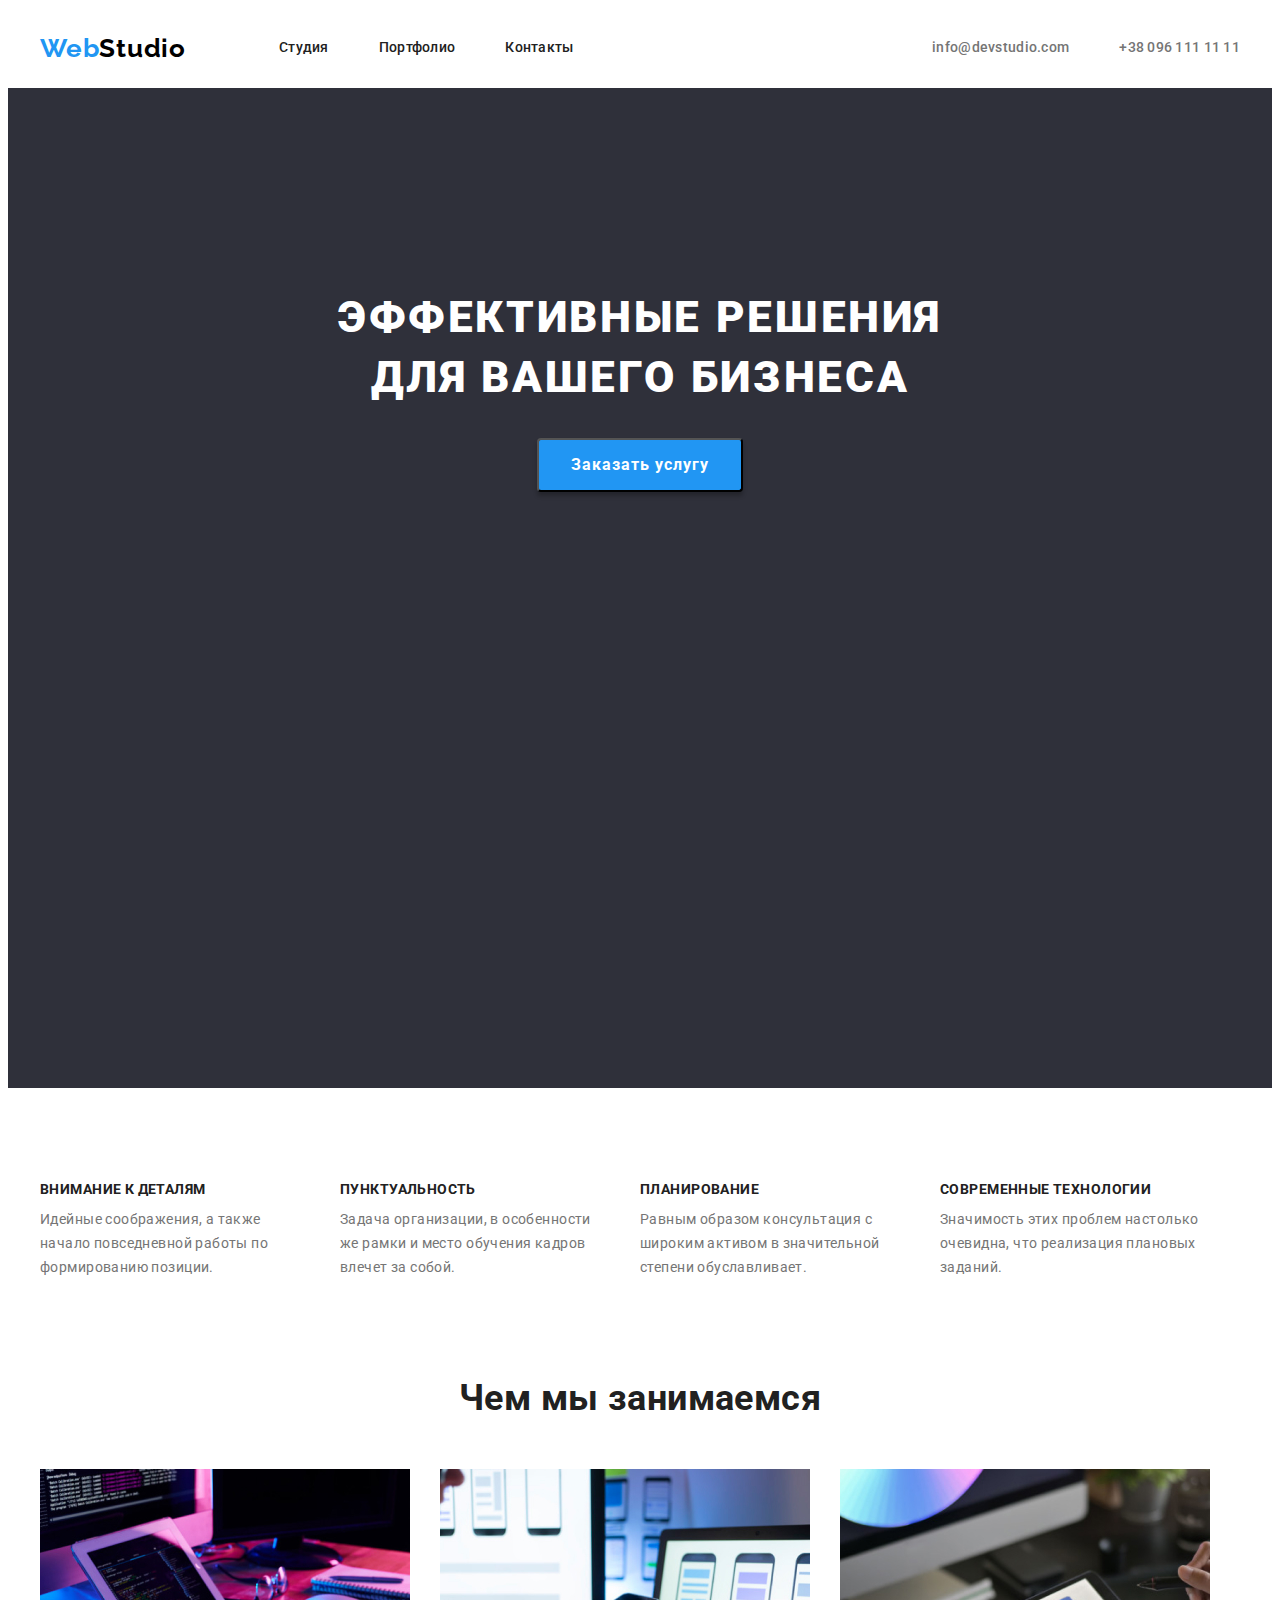
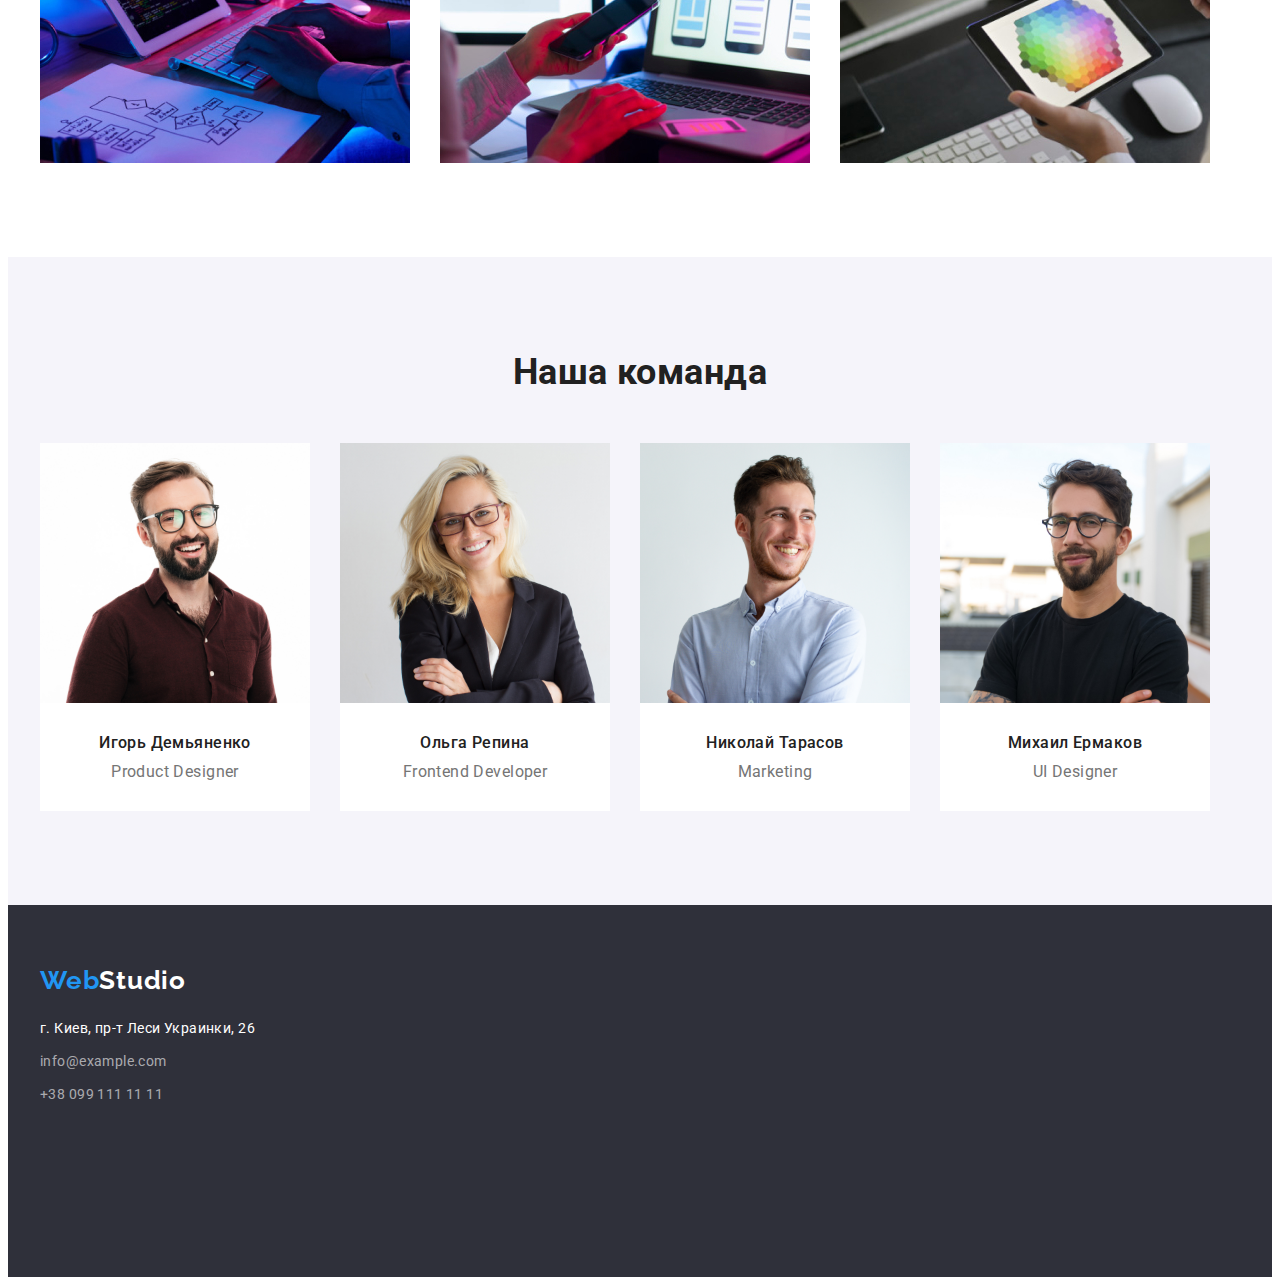
<file: index.html>
<!DOCTYPE html>
<html lang="ru">
  <head>
    <meta charset="UTF-8" />
    <meta http-equiv="X-UA-Compatible" content="IE=edge" />
    <meta name="viewport" content="width=device-width, initial-scale=1.0" />
    <title>Студия</title>
    <link rel="preconnect" href="https://fonts.googleapis.com" />
    <link rel="preconnect" href="https://fonts.gstatic.com" crossorigin />
    <link
      href="https://fonts.googleapis.com/css2?family=Raleway:wght@700&family=Roboto:wght@400;500;700;900&display=swap"
      rel="stylesheet"
    />
    <link
      rel="stylesheet"
      href="https://cdnjs.cloudflare.com/ajax/libs/modern-normalize/1.1.0/modern-normalize.min.css"
      integrity="sha512-wpPYUAdjBVSE4KJnH1VR1HeZfpl1ub8YT/NKx4PuQ5NmX2tKuGu6U/JRp5y+Y8XG2tV+wKQpNHVUX03MfMFn9Q=="
      crossorigin="anonymous"
      referrerpolicy="no-referrer"
    />
    <link rel="stylesheet" href="./css/style.css" />
  </head>
  <body>
    <!-- шапка сайта -->
    <header class="header">
      <div class="conteiner">
        <div class="nav">
          <nav class="nav">
            <div class="logotype">
              <a class="logo logo-top" href="./index.html"
                ><span class="logo-web">Web</span>Studio</a
              >
            </div>
            <ul class="site-nav">
              <li><a class="link" href="./index.html">Студия</a></li>
              <li><a class="link" href="./portfolio.html">Портфолио</a></li>
              <li><a class="link" href="#contacts">Контакты</a></li>
            </ul>
          </nav>
          <ul class="site-info">
            <li>
              <a class="link" href="mailto:info@devstudio.com">info@devstudio.com</a>
            </li>
            <li>
              <a class="link" href="tel:+380961111111">+38 096 111 11 11</a>
            </li>
          </ul>
        </div>
      </div>
    </header>
    <main>
      <!-- герой -->
      <section class="hero">
        <div class="conteiner">
          <h1 class="title">Эффективные решения<br />для вашего бизнеса</h1>
          <button class="button" type="button">Заказать услугу</button>
        </div>
      </section>
      <!-- наши особенности -->
      <section class="features">
        <div class="conteiner">
          <ul class="features-list">
            <li>
              <h3 class="features-title">Внимание к деталям</h3>
              <p>
                Идейные соображения, а также начало повседневной работы по формированию позиции.
              </p>
            </li>
            <li>
              <h3 class="features-title">Пунктуальность</h3>
              <p>
                Задача организации, в особенности же рамки и место обучения кадров влечет за собой.
              </p>
            </li>
            <li>
              <h3 class="features-title">Планирование</h3>
              <p>
                Равным образом консультация с широким активом в значительной степени обуславливает.
              </p>
            </li>
            <li>
              <h3 class="features-title">Современные технологии</h3>
              <p>Значимость этих проблем настолько очевидна, что реализация плановых заданий.</p>
            </li>
          </ul>
        </div>
      </section>
      <!-- наша работа -->
      <section class="works">
        <div class="conteiner">
          <h2 class="title">Чем мы занимаемся</h2>
          <ul class="imeges">
            <li>
              <img src="./images/box1.jpg" alt="Работа на клавиатуре" width="370" height="294" />
            </li>
            <li>
              <img src="./images/box2.jpg" alt="Работа на ноутбуке" width="370" height="294" />
            </li>
            <li>
              <img src="./images/box3.jpg" alt="Работа с планшетом" width="370" height="294" />
            </li>
          </ul>
        </div>
      </section>
      <!-- команда -->
      <section class="team">
        <div class="conteiner">
          <h2 class="title">Наша команда</h2>
          <ul class="cards">
            <li>
              <img src="./images/img.jpg" alt="Игорь Демьяненко" width="270" height="260" />
              <div class="description">
                <h3 class="team-title">Игорь Демьяненко</h3>
                <p class="text">Product Designer</p>
              </div>
            </li>
            <li>
              <img src="./images/img2.jpg" alt="Ольга Репина" width="270" height="260" />
              <div class="description">
                <h3 class="team-title">Ольга Репина</h3>
                <p class="text">Frontend Developer</p>
              </div>
            </li>
            <li>
              <img src="./images/img3.jpg" alt="Николай Тарасов" width="270" height="260" />
              <div class="description">
                <h3 class="team-title">Николай Тарасов</h3>
                <p class="text">Marketing</p>
              </div>
            </li>
            <li>
              <img src="./images/img4.jpg" alt="Михаил Ермаков" width="270" height="260" />
              <div class="description">
                <h3 class="team-title">Михаил Ермаков</h3>
                <p class="text">UI Designer</p>
              </div>
            </li>
          </ul>
        </div>
      </section>
    </main>
    <!-- футер -->
    <footer class="futer">
      <div class="conteiner">
        <div class="logo-futer">
          <a class="logo logo-doun" href="./index.html"><span class="logo-web">Web</span>Studio</a>
        </div>
        <address id="contacts">
          <p class="futer-text">г. Киев, пр-т Леси Украинки, 26</p>
          <ul class="list">
            <li>
              <a class="link" href="mailto:info@example.com">info@example.com</a>
            </li>
            <li>
              <a class="link" href="tel:+380991111111">+38 099 111 11 11</a>
            </li>
          </ul>
        </address>
      </div>
    </footer>
  </body>
</html>
</file>
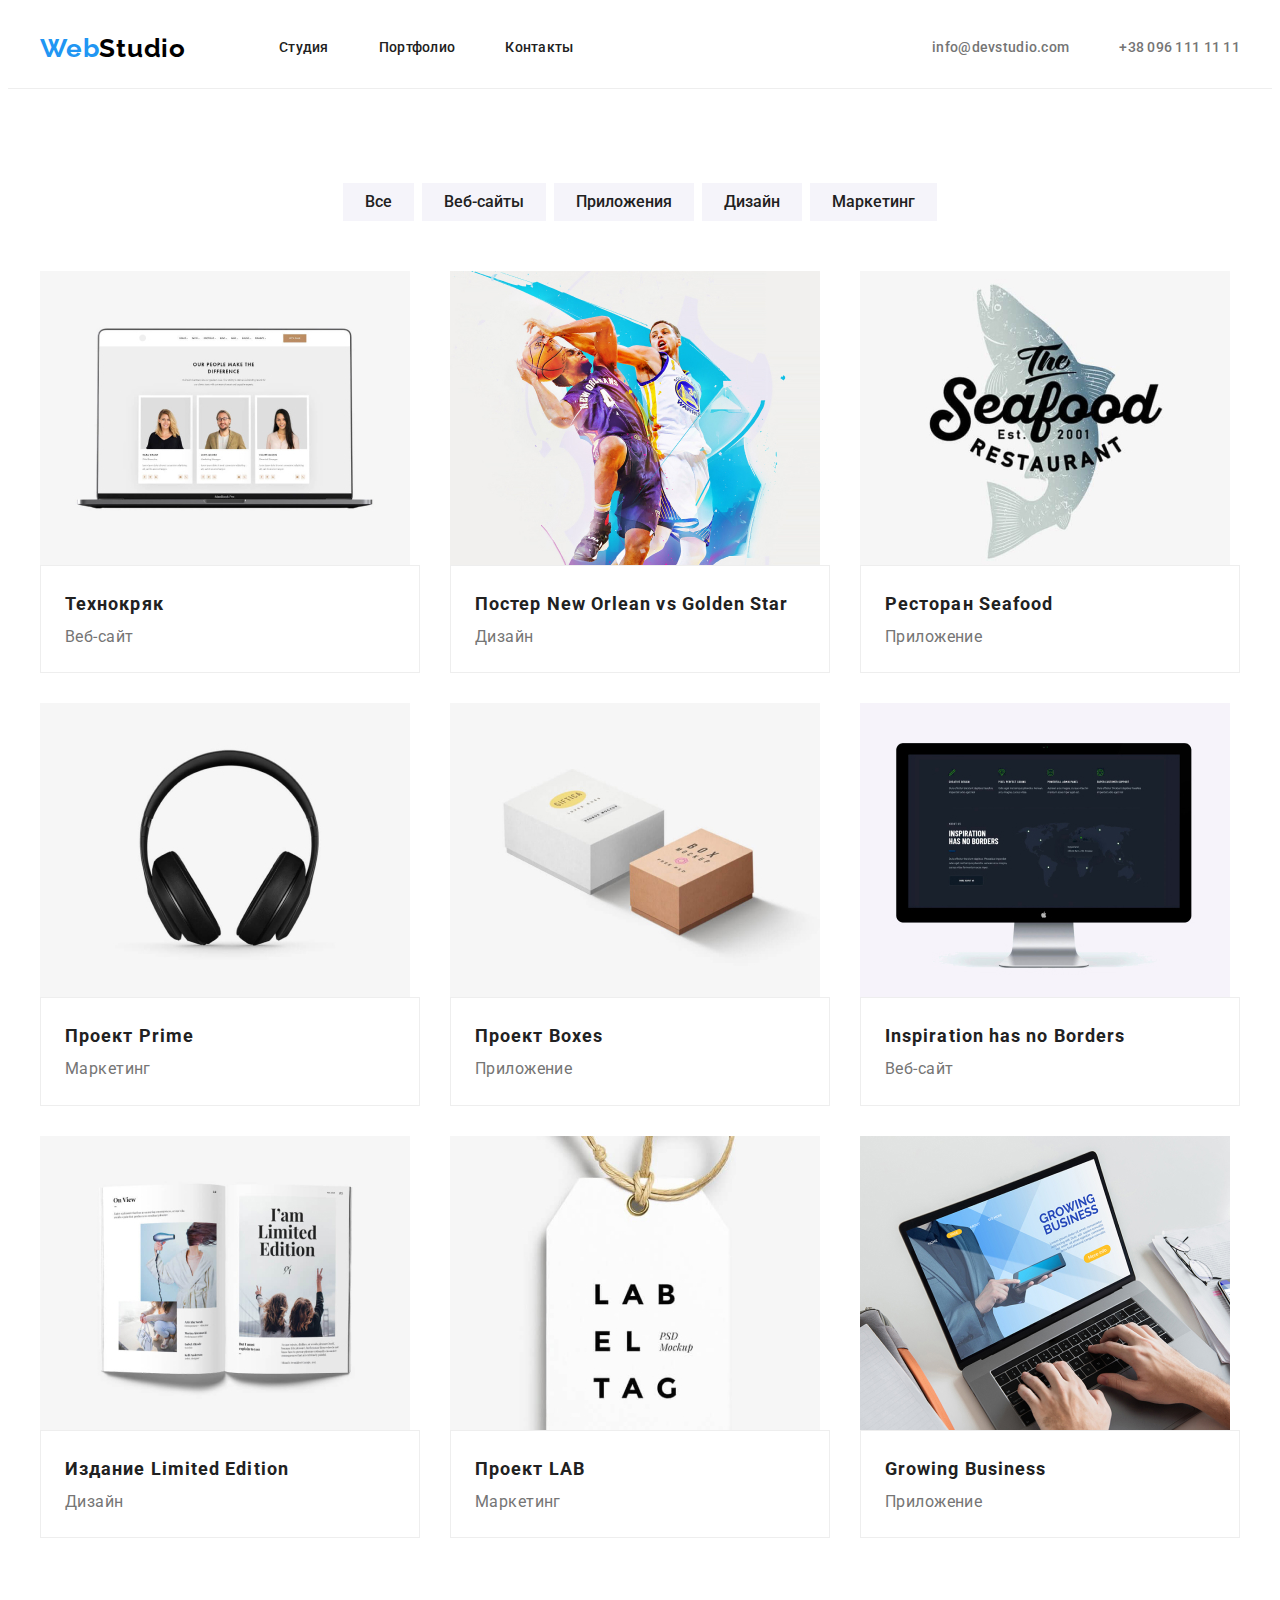
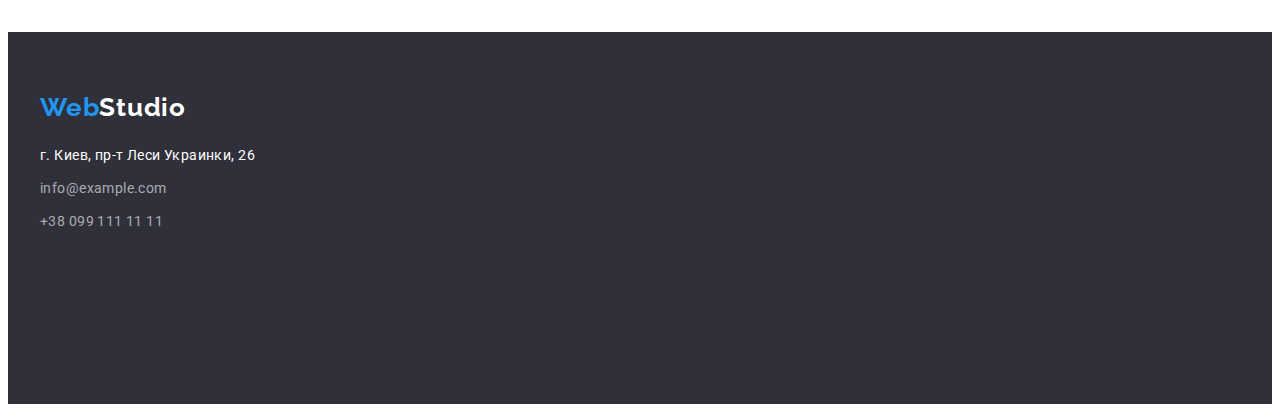
<file: portfolio.html>
<!DOCTYPE html>
<html lang="ru">
  <head>
    <meta charset="UTF-8" />
    <meta http-equiv="X-UA-Compatible" content="IE=edge" />
    <meta name="viewport" content="width=device-width, initial-scale=1.0" />
    <title>Студия</title>
    <link rel="preconnect" href="https://fonts.googleapis.com" />
    <link rel="preconnect" href="https://fonts.gstatic.com" crossorigin />
    <link
      href="https://fonts.googleapis.com/css2?family=Raleway:wght@700&family=Roboto:wght@400;500;700;900&display=swap"
      rel="stylesheet"
    />
    <link
      rel="stylesheet"
      href="https://cdnjs.cloudflare.com/ajax/libs/modern-normalize/1.1.0/modern-normalize.min.css"
      integrity="sha512-wpPYUAdjBVSE4KJnH1VR1HeZfpl1ub8YT/NKx4PuQ5NmX2tKuGu6U/JRp5y+Y8XG2tV+wKQpNHVUX03MfMFn9Q=="
      crossorigin="anonymous"
      referrerpolicy="no-referrer"
    />
    <link rel="stylesheet" href="./css/style.css" />
  </head>
  <body>
    <header class="header line">
      <div class="conteiner">
        <div class="nav">
          <nav class="nav">
            <div class="logotype">
              <a class="logo logo-top" href="./index.html"
                ><span class="logo-web">Web</span>Studio</a
              >
            </div>
            <ul class="site-nav">
              <li><a class="link" href="./index.html">Студия</a></li>
              <li><a class="link" href="./portfolio.html">Портфолио</a></li>
              <li><a class="link" href="#contacts">Контакты</a></li>
            </ul>
          </nav>
          <ul class="site-info">
            <li>
              <a class="link" href="mailto:info@devstudio.com"
                >info@devstudio.com</a
              >
            </li>
            <li>
              <a class="link" href="tel:+380961111111">+38 096 111 11 11</a>
            </li>
          </ul>
        </div>
      </div>
    </header>
    <main>
      <section class="section">
        <!-- <h1>Портфолио</h1> -->
          <div class="conteiner">
            <div>
              <ul class="menu">
                <li class="menu-nav"><button class="button-nav" type="button">Все</button></li>
                <li class="menu-nav">
                  <button class="button-nav" type="button">Веб-сайты</button>
                </li>
                <li class="menu-nav">
                  <button class="button-nav" type="button">Приложения</button>
                </li>
                <li class="menu-nav"><button class="button-nav" type="button">Дизайн</button></li>
                <li class="menu-nav">
                  <button class="button-nav" type="button">Маркетинг</button>
                </li>
              </ul>
            </div>
            <ul class="section-menu">
              <li class="item">
                <img
                  src="./images/noutbook.jpg"
                  width="370"
                  height="294"
                  alt="ноутбук"
                / >
                <div class="description-card"><h2 class="section-title">Технокряк</h2>
                <p class="item-text">Веб-сайт</p></div>
                
                </li>
              <li class="item">
                <img
                  src="./images/nbe.jpg"
                  width="370"
                  height="294"
                  alt="игра нба"
                />
                <div class="description-card"><h2 class="section-title">Постер New Orlean vs Golden Star</h2>
                <p class="item-text">Дизайн</p></div>
                
              </li>
              <li class="item">
                <img
                  src="./images/logo.jpg"
                  width="370"
                  height="294"
                  alt="логотип"
                />
                <div class="description-card"><h2 class="section-title">Ресторан Seafood</h2>
                <p class="item-text">Приложение</p></div>
                
              </li>
              <li class="item">
                <img
                  src="./images/наушники.jpg"
                  width="370"
                  height="294"
                  alt="наушники"
                />
                <div class="description-card"><h2 class="section-title">Проект Prime</h2>
                <p class="item-text">Маркетинг</p></div>
                
              </li>
              <li class="item">
                <img
                  src="./images/коробки.jpg"
                  width="370"
                  height="294"
                  alt="две коробки"
                />
                <div class="description-card"><h2 class="section-title">Проект Boxes</h2>
                <p class="item-text">Приложение</p></div>
                
              </li>
              <li class="item">
                <img
                  src="./images/монитор.jpg"
                  width="370"
                  height="294"
                  alt="монитор"
                />
                <div class="description-card"><h2 class="section-title">Inspiration has no Borders</h2>
                <p class="item-text">Веб-сайт</p></div>
                
              </li>
              <li class="item">
                <img
                  src="./images/журнал.jpg"
                  width="370"
                  height="294"
                  alt="журнал"
                />
                <div class="description-card"><h2 class="section-title">Издание Limited Edition</h2>
                <p class="item-text">Дизайн</p></div>
                
              </li class="item">
              <li class="item">
                <img
                  src="./images/стикер.jpg"
                  width="370"
                  height="294"
                  alt="стикер"
                />
                <div class="description-card"> <h2 class="section-title">Проект LAB</h2>
                <p class="item-text">Маркетинг</p></div>
              
              </li>
              <li class="item">
                <img
                  src="./images/работазаноутом.jpg"
                  width="370"
                  height="294"
                  alt="работа за ноутбуком"
                />
                <div class="description-card"><h2 class="section-title">Growing Business</h2>
                <p class="item-text">Приложение</p></div>
                
              </li>
            </ul>
        </div>
        </section>
      </main>
    <footer class="futer">
      <div class="conteiner">
        <div class="logo-futer">
          <a class="logo logo-doun" href="./index.html"
            ><span class="logo-web">Web</span>Studio</a
          >
        </div>
        <address id="contacts">
          <p class="futer-text">г. Киев, пр-т Леси Украинки, 26</p>
          <ul class="list">
            <li>
              <a class="link" href="mailto:info@example.com"
                >info@example.com</a
              >
            </li>
            <li>
              <a class="link" href="tel:+380991111111">+38 099 111 11 11</a>
            </li>
          </ul>
        </address>
      </div>
    </footer>
  </body>
</html>
</file>
<file: css/style.css>
/* цвет основного текста #757575 */
/* вторичный цвет текста #212121 */
/* белый #FFFFFF */
/* акцент #2196F3 */
/* цвет фона #FFFFFF  */
/* вторичный цвет фона "наша команда" #F5F4FA */
/* цвет фона героя и подвала #2F303A */

:root {
  --primery-text-color: #757575;
  --title-text-color: #212121;
  --accent-color: #2196f3;
  --accent-color-hover: #188ce8;
  --primery-wite-color: #ffffff;
  --background-color: #ffffff;
  --background-hero-futer: #2f303a;
  --background-color-team: #f5f4fa;
}

body {
  background-color: var(--background-color);
  color: var(--primery-text-color);
  font-family: Roboto, sans-serif;
  font-style: normal;
  font-weight: normal;
  font-size: 14px;
  line-height: 1.71;
  letter-spacing: 0.03em;
}
a {
  text-decoration: none;
  cursor: default;
}
ul,
li {
  list-style: none;
}
h1,
h2,
h3,
h4,
h5,
h6,
p,
ul {
  margin: 0;
  padding: 0;
}
img {
  display: block;
}

.conteiner {
  width: 1200px;
  margin: 0 auto;
  padding-left: 15px;
  padding-right: 15px;
  /* outline: 2px solid tomato; */
}
/* шапка сайта */

/* logo */
.logotype {
  display: flex;
}
.nav {
  display: flex;
  justify-content: space-between;
  align-items: center;
  height: 80px;
}
.logo {
  font-family: Raleway;
  font-weight: bold;
  font-size: 26px;
  line-height: 1.19;
  letter-spacing: 0.03em;
}
.logo-top {
  color: #000000;
}
.logo-doun {
  color: var(--primery-wite-color);
}
.logo-web {
  color: var(--accent-color);
}

/* site-nav */
.site-nav {
  display: flex;
  margin-left: 93px;
  /* padding: 32px 0; */
}

.site-nav > li:nth-child(even) {
  margin: 0 50px;
  /* outline: 2px solid orangered; */
}
.site-nav .link {
  color: var(--title-text-color);
  font-weight: 500;
  font-size: 14px;
  line-height: 1.14;
  letter-spacing: 0.02em;
}
.site-nav .link:hover,
.site-nav .link:focus {
  color: var(--accent-color);
}

/* site-info */
.site-info {
  display: flex;
}
.site-info > li:last-child {
  margin-left: 50px;
  /* outline: 2px solid orangered; */
}
.site-info .link {
  color: var(--primery-text-color);
  font-weight: 500;
  font-size: 14px;
  line-height: 1.14;
  letter-spacing: 0.02em;
}
.site-info .link:hover,
.site-info .link:focus {
  color: var(--accent-color);
}

/* hero */
.hero {
  background-color: var(--background-hero-futer);
  height: 600px;
  padding: 200px 0px;
}
.hero .title {
  color: var(--primery-wite-color);
  font-family: Roboto;
  font-weight: 900;
  font-size: 44px;
  line-height: 1.36;
  text-align: center;
  letter-spacing: 0.06em;
  text-transform: uppercase;
}
.button {
  color: var(--primery-wite-color);
  background-color: var(--accent-color);
  font-family: Roboto;
  font-weight: bold;
  font-size: 16px;
  line-height: 1.9;
  display: flex;
  text-align: center;
  letter-spacing: 0.06em;
  cursor: pointer;
  margin: auto;
  margin-top: 30px;
  padding: 10px 32px;
  border-radius: 4px;
  box-shadow: 0px 4px 4px rgba(0, 0, 0, 0.25);
}
.button:hover,
.button:focus {
  color: var(--primery-wite-color);
  background-color: var(--accent-color-hover);
  font-family: Roboto;
  font-weight: bold;
  font-size: 16px;
  line-height: 1.9;
  display: flex;
  text-align: center;
  letter-spacing: 0.06em;
  cursor: pointer;
  margin: auto;
  margin-top: 30px;
}

/* features, works, */
.features {
  padding-top: 94px;
}
.features-list {
  display: flex;

  /* justify-content: space-between; */
}
.features-list > li:last-child {
  margin-right: 0px;
}
.features-list > li {
  width: 270px;
  height: 101px;
  margin-right: 30px;
}
.features-title {
  color: var(--title-text-color);
  font-weight: bold;
  font-size: 14px;
  line-height: 1.14;
  text-transform: uppercase;
  margin-bottom: 10px;
}
.works {
  padding-top: 94px;
  padding-bottom: 94px;
}
.title {
  color: var(--title-text-color);
  font-weight: bold;
  font-size: 36px;
  line-height: 1.17;
  text-align: center;
}
.imeges {
  display: flex;
  /* justify-content: space-between; */
  margin-top: 50px;
}
.imeges > li {
  margin-right: 30px;
}
.imeges > li:last-child {
  margin: 0;
}

/* team */
.team {
  background-color: var(--background-color-team);
  font-size: 16px;
  line-height: 1.19;
  padding-top: 94px;
  padding-bottom: 94px;
}

.team-title {
  color: var(--title-text-color);
  font-size: 16px;
  font-weight: 500;
  text-align: left;
  text-align: center;
}
.text {
  padding-top: 10px;
  text-align: center;
}
.cards {
  display: flex;
  /* justify-content: space-between; */
  margin-top: 50px;
}
.cards > li {
  background-color: var(--background-color);
  margin-right: 30px;
}
.cards > li:last-child {
  margin: 0;
}
.description {
  padding: 30px 0;
}

/* futer */
.futer {
  background-color: var(--background-hero-futer);
  height: 252px;
  padding-top: 60px;
  padding-bottom: 60px;
}

.futer-text {
  color: var(--primery-wite-color);
  display: block;
  font-style: normal;
  margin-top: 20px;
  /* outline: 2px solid orangered; */
}
.futer .link {
  color: rgba(255, 255, 255, 0.6);
  display: block;
  font-style: normal;
  /* outline: 2px solid orangered; */
}
.list > li {
  padding-top: 9px;
}

/* portfolio */
.line {
  border-bottom: 1px solid #eeeeee;
}
.section {
  padding-top: 94px;
  padding-bottom: 94px;
}

.menu {
  display: flex;
  justify-content: center;

  margin-bottom: 50px;
}

.menu-nav {
  margin-right: 8px;
}

.menu-nav:last-child {
  margin: 0px;
}

.button-nav {
  color: var(--title-text-color);
  background-color: var(--background-color-team);
  font-weight: 500;
  font-size: 16px;
  line-height: 1.62;
  text-align: center;
  font-family: inherit;
  border: none;
  padding: 6px 22px;
}
.button-nav:hover,
.button-nav:focus {
  color: var(--primery-wite-color);
  background-color: var(--accent-color);
  cursor: pointer;
}
.section-menu {
  display: flex;
  flex-wrap: wrap;
  justify-content: center;
  margin-top: -30px;
  margin-left: -30px;
  /* outline: 2px solid tomato; */
}

.item {
  /* outline: 2px solid orangered; */
  margin-top: 30px;
  margin-left: 30px;
}

.item {
  flex-basis: calc(100% / 3 - 30px);
}
/* .item:nth-child(3n + 1) {
  margin-left: 0;
} */
.description-card {
  padding: 20px 24px;
  border: 1px solid #eeeeee;
  /* margin-top: -8px; */
}

.section-title {
  color: var(--title-text-color);
  font-weight: bold;
  font-size: 18px;
  line-height: 2;
  letter-spacing: 0.06em;
}
.section-menu .item-text {
  font-size: 16px;
  line-height: 1.9;
}
/* .item-text {
  padding-top: 4px;
}  */
</file>
